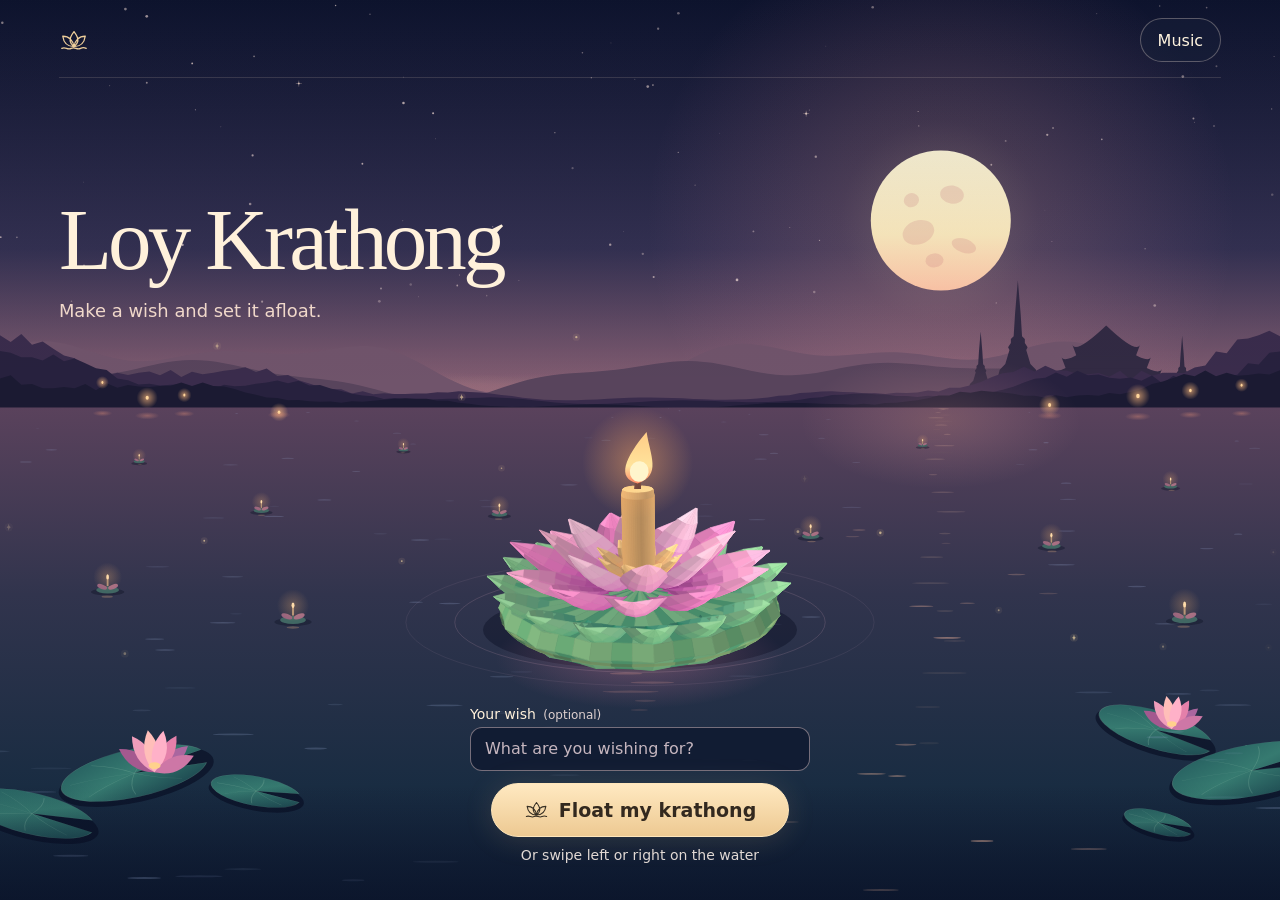
<file: index.html>
<!doctype html>
<html lang="en">
<head>
  <meta charset="utf-8">
  <meta name="viewport" content="width=device-width, initial-scale=1, viewport-fit=cover">
  <meta name="theme-color" content="#10182f">
  <meta name="description" content="Make a wish and set a candlelit krathong afloat on a moonlit pond.">
  <title>Loy Krathong</title>
  <link rel="icon" href="lotus.svg" type="image/svg+xml">
  <link rel="stylesheet" href="style.css">
  <script defer src="pond.js"></script>
  <script defer src="music.js"></script>
</head>
<body>
<main id="loy-krathong">
  <canvas role="img" aria-label="A pink lotus krathong with a lit candle on a moonlit pond"></canvas>
  <header>
    <img src="lotus.svg" width="30" height="30" alt="">
    <button class="music" type="button" aria-pressed="false">Music</button>
  </header>
  <audio id="background-music" src="loy-thai.m4a" preload="auto" loop></audio>
  <span class="music-status" role="status"></span>
  <div class="intro">
    <h1>Loy Krathong</h1>
    <p>Make a wish and set it afloat.</p>
  </div>
  <form class="actions">
    <div class="wish">
      <label for="wish">Your wish <span>(optional)</span></label>
      <input id="wish" type="text" maxlength="120" autocomplete="off" enterkeyhint="send" placeholder="What are you wishing for?">
    </div>
    <blockquote class="sent-wish" tabindex="0" aria-label="Your wish" hidden></blockquote>
    <div class="action-buttons">
      <button class="release" type="submit"><img src="lotus.svg" alt="" width="25" height="25"><span>Float my krathong</span></button>
      <button class="share" type="button" hidden>IG Share</button>
    </div>
    <div class="share-options">
      <label class="share-wish" hidden><input type="checkbox"> Include my wish</label>
      <button class="save-story" type="button" hidden>Save image</button>
    </div>
    <div class="caption"><span class="pond-hint">Or swipe left or right on the water</span><span role="status"></span></div>
  </form>
</main>
</body>
</html>
</file>
<file: style.css>
:root { color-scheme: dark; font-family: system-ui, sans-serif; color: #fff4df; background: #10182f; }
* { box-sizing: border-box; }
body { margin: 0; }
main {
  position: relative; isolation: isolate; width: 100%; height: 100vh; height: 100svh;
  min-height: 460px; overflow: hidden; background: #19243b;
  --inset: clamp(20px, 4.6vw, 80px);
}
canvas { position: absolute; inset: 0; display: block; width: 100%; height: 100%; touch-action: pan-y; cursor: grab; z-index: -1; }
canvas:active { cursor: grabbing; }
header { display: flex; justify-content: space-between; align-items: center;
  margin: 0 max(var(--inset), env(safe-area-inset-right)) 0 max(var(--inset), env(safe-area-inset-left));
  padding: max(18px, env(safe-area-inset-top)) 0 15px; border-bottom: 1px solid #eddaca25; }
button { font: inherit; cursor: pointer; display: inline-flex; align-items: center; justify-content: center; gap: 10px; border-radius: 999px; }
:is(button, input, .sent-wish):focus-visible { outline: 2px solid #fff0d8; outline-offset: 3px; }
.music-status {
  position: absolute; top: max(80px, calc(env(safe-area-inset-top) + 52px));
  right: max(var(--inset), env(safe-area-inset-right)); font-size: 13px;
}
.music[aria-pressed="true"] { background: #534353; border-color: #ffd9a7; }
.music { min-height: 44px; padding: 0 17px; border: 1px solid #e8d9cd55; background: #17203970; color: #fff4df; }
.music:hover { background: #39405a; }
.intro { position: absolute; top: max(105px,21%); left: max(var(--inset), env(safe-area-inset-left)); pointer-events: none; }
h1 { margin: 0; color: #fff1db; font: 500 clamp(42px, 6.8vw, 102px)/1.17 Georgia, serif; letter-spacing: -.045em; }
.intro p { margin: 9px 0 0; color: #f0d8ca; font-size: clamp(15px,1.4vw,20px); }
.actions {
  position: absolute; bottom: max(3.5%, calc(env(safe-area-inset-bottom) + 8px));
  inset-inline: 0; margin-inline: auto;
  width: min(340px, calc(100% - 2 * var(--inset))); text-align: center; pointer-events: none;
}
.wish { margin-bottom: 12px; text-align: left; }
.wish label { display: block; margin-bottom: 5px; color: #fff1db; font-size: 14px; pointer-events: auto; }
.wish label span { color: #ded0cf; font-size: 12px; margin-inline-start: 3px; }
.wish input {
  display: block; width: 100%; min-height: 44px; padding: 8px 14px;
  border: 1px solid #dcc1c480; border-radius: 12px; background: #111c32ec; color: #fff3e2;
  font: inherit; font-size: 16px; pointer-events: auto;
}
.wish input::placeholder { color: #c6b6bf; opacity: 1; }
.sent-wish {
  max-height: 76px; overflow: auto; overflow-wrap: anywhere; unicode-bidi: plaintext;
  margin: 0 0 12px; padding: 8px 14px; border: 1px solid #eec2c34d; border-radius: 12px;
  background: #111c32ec; color: #ffe5ce; font-size: 15px; pointer-events: auto;
}
.release { pointer-events: auto; min-height: 54px; padding: 8px 32px; font-size: 19px; font-weight: 600; color: #33291f; border: 1px solid #ffe6ba; background: linear-gradient(180deg,#ffe9c1,#edc992); box-shadow: 0 3px 30px #ffd18f22; }
.release img { filter: brightness(.23); }
.release:hover { background: #ffebc9; }
.release:active { transform: translateY(1px); }
.release[aria-disabled="true"] { cursor: default; opacity: .8; background: #edc992; transform: none; }
.action-buttons { display: flex; justify-content: center; align-items: center; gap: 8px; }
.share {
  pointer-events: auto; min-height: 44px; padding: 0 15px; border: 1px solid #e8d9cd80;
  background: #172039e8; color: #fff4df; font-size: 15px; white-space: nowrap;
}
.action-buttons:has(.share:not([hidden])) .release {
  min-height: 44px; padding: 0 12px; font-size: 14px; white-space: nowrap;
}
.action-buttons:has(.share:not([hidden])) .release img { display: none; }
.share:hover { background: #39405a; }
.share:disabled, .save-story:disabled { opacity: .65; cursor: default; }
.share-options { display: flex; justify-content: center; align-items: center; column-gap: 12px; }
.share-wish, .save-story { pointer-events: auto; color: #fff4df; font-size: 13px; }
.share-wish { display: inline-flex; align-items: center; gap: 4px; min-height: 32px; cursor: pointer; }
.share-wish input { accent-color: #ffe0ab; }
.save-story { min-height: 32px; border: 0; padding: 0; background: transparent; text-decoration: underline; }
:is(.share, .share-wish, .save-story)[hidden] { display: none; }
.caption { margin-top: 10px; min-height: 22px; font-size: 14px; color: #e1d9d4; }
@media (max-width: 540px) { .intro { top: max(100px, 19%); } }
@media (max-height: 540px) and (min-aspect-ratio: 4/3) and (min-width: 500px) {
  main { min-height: 280px; }
  header { padding-top: max(6px, env(safe-area-inset-top)); padding-bottom: 6px; }
  .music-status { top: max(58px, calc(env(safe-area-inset-top) + 52px)); }
  .intro { top: max(calc(env(safe-area-inset-top) + 58px), 21%); }
  h1 { font-size: clamp(32px, 10svh, 52px); }
  .intro p { margin-top: 2px; font-size: clamp(13px, 4svh, 17px); }
  .actions {
    inset-inline: max(var(--inset), env(safe-area-inset-left)) auto;
    margin-inline: 0; width: min(260px, 42vw); text-align: left;
  }
  .action-buttons, .share-options { justify-content: flex-start; }
  .share { padding-inline: 10px; font-size: 14px; }
  .wish, .sent-wish { margin-bottom: 8px; }
  .sent-wish { max-height: clamp(38px, calc(100svh - 220px), 88px); }
  .release { min-height: 44px; padding-inline: 21px; font-size: 16px; }
  .caption { margin-top: 4px; }
  .actions:has(.share:not([hidden])) .caption { margin-top: 0; }
  .actions:has(.share:not([hidden])) .sent-wish { max-height: clamp(38px, calc(100svh - 245px), 76px); }
}
</file>
